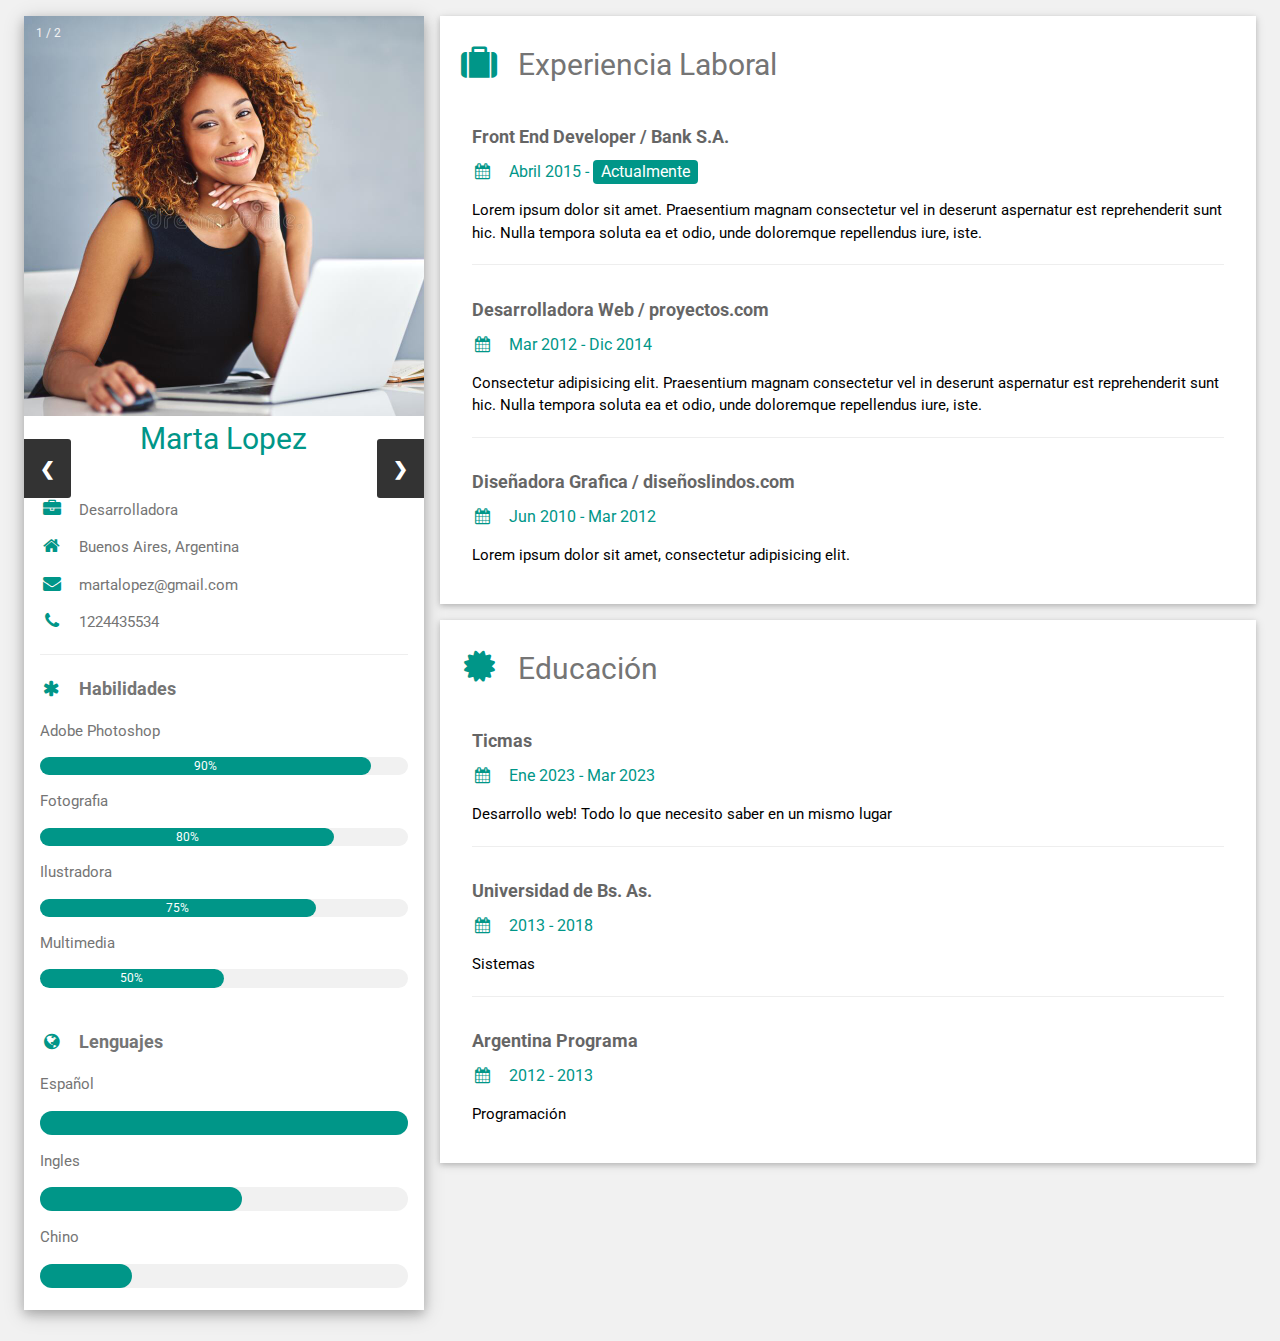
<file: index.html>
<!DOCTYPE html>
<html lang="es">
<head>
  <meta charset="UTF-8">
  <meta http-equiv="X-UA-Compatible" content="IE=edge">
  <meta name="viewport" content="width=device-width, initial-scale=1.0">
  <title>Curriculum Vitae</title>
  <link rel="apple-touch-icon" sizes="180x180" href="apple-touch-icon.png">
  <link rel="icon" type="image/png" sizes="32x32" href="favicon-32x32.png">
  <link rel="icon" type="image/png" sizes="16x16" href="favicon-16x16.png">
  <link rel="manifest" href="site.webmanifest">
  <link rel='stylesheet' href='estiloscv.css'>
  <link rel='stylesheet' href='https://fonts.googleapis.com/css?family=Roboto'>
  <link rel="stylesheet" href="https://cdnjs.cloudflare.com/ajax/libs/font-awesome/4.7.0/css/font-awesome.min.css">
  <meta name="description" content="Información laboral y personal sobre Marta Lopez" />
 <!-- Schema.org markup for Google+ -->
  <meta itemprop="name" content="Curriculum Vitae">
  <meta itemprop="description" content="Información laboral y personal sobre Marta Lopez">
  <meta itemprop="image" content="imagen4.jpg>
 <!-- Twitter Card data -->
  <meta name="twitter:card" content="imagen4.jpg">
  <meta name="twitter:site" content="@MartaLopez">
  <meta name="twitter:title" content="Curriculum Vitae">
  <meta name="twitter:description" content="Información laboral y personal sobre Marta Lopez">
  <meta name="twitter:creator" content="@MartaLopez">
 <!-- Twitter summary card with large image. Al menos estas medidas 280x150px -->
  <meta name="twitter:image:src" content="imagen4.jpg">
 <!-- Open Graph data -->
  <meta property="og:title" content="Curriculum Vitae" />
  <meta property="og:type" content="article" />
  <meta property="og:url" content=" http://www.example.com" />
  <meta property="og:image" content="imagen4.jpg" />
  <meta property="og:description" content="Información laboral y personal sobre Marta Lopez" />
  <meta property="og:site_name" content="Curriculum Vitae" />
  <meta property="article:published_time" content="2023-02-28T05:59:00+01:00" />
  <meta property="article:modified_time" content="2023-02-28T19:08:47+01:00" />
  <meta property="article:section" content="Sección de la web" />
  <meta property="article:tag" content="Article Tag" />
  <meta property="fb:admins" content="Marta Lopez" />
  <style>
    html,body,h1,h2,h3,h4,h5,h6 {font-family: "Roboto", sans-serif}
  </style>
</head>

<body class="dd-light-grey">

  <!-- Contenedor de Pantalla -->
  <div class="dd-content dd-margin-top" style="max-width:1400px;">

    <!-- Recuadro de Pantalla -->
    <div class="dd-row-padding">

      <!-- Columna Izq -->
      <div class="dd-third">

        <div class="dd-white dd-text-grey dd-card-4">
          <div class="dd-display-container">
            <div class="mySlides fade">
              <div class="numbertext">1 / 2</div>
              <img src="imagen4.jpg" style="width:100%">
              <div class="text">Marta Lopez</div>
            </div>
            <div class="slideshow-container"> 
            <div class="mySlides fade">
              <div class="numbertext">2 / 2</div>
              <img src="imagen5.jpg" style="width:100%">
              <div class="text">Marta Lopez</div>
            </div>
            
            <a class="prev" onclick="plusSlides(-1)">❮</a>
            <a class="next" onclick="plusSlides(1)">❯</a>
            
            </div>
            <br>
            
            <div style="text-align:center">
              <span class="dot" onclick="currentSlide(1)"></span> 
              <span class="dot" onclick="currentSlide(2)"></span> 
              <span class="dot" onclick="currentSlide(3)"></span> 
            </div>
            
            <script>
            let slideIndex = 1;
            showSlides(slideIndex);
            
            function plusSlides(n) {
              showSlides(slideIndex += n);
            }
            
            function currentSlide(n) {
              showSlides(slideIndex = n);
            }
            
            function showSlides(n) {
              let i;
              let slides = document.getElementsByClassName("mySlides");
              let dots = document.getElementsByClassName("dot");
              if (n > slides.length) {slideIndex = 1}    
              if (n < 1) {slideIndex = slides.length}
              for (i = 0; i < slides.length; i++) {
                slides[i].style.display = "none";  
              }
              for (i = 0; i < dots.length; i++) {
                dots[i].className = dots[i].className.replace(" active", "");
              }
              slides[slideIndex-1].style.display = "block";  
              dots[slideIndex-1].className += " active";
            }
            </script>
          </div>
          <div class="dd-container">
            <p><i class="fa fa-briefcase fa-fw dd-margin-right dd-large dd-text-teal"></i>Desarrolladora</p>
            <p><i class="fa fa-home fa-fw dd-margin-right dd-large dd-text-teal"></i>Buenos Aires, Argentina</p>
            <p><i class="fa fa-envelope fa-fw dd-margin-right dd-large dd-text-teal"></i>martalopez@gmail.com</p>
            <p><i class="fa fa-phone fa-fw dd-margin-right dd-large dd-text-teal"></i>1224435534</p>
            <hr>

            <p class="dd-large"><b><i class="fa fa-asterisk fa-fw dd-margin-right dd-text-teal"></i>Habilidades</b></p>
            <p>Adobe Photoshop</p>
            <div class="dd-light-grey dd-round-xlarge dd-small">
              <div class="dd-container dd-center dd-round-xlarge dd-teal" style="width:90%">90%</div>
            </div>
            <p>Fotografia</p>
            <div class="dd-light-grey dd-round-xlarge dd-small">
              <div class="dd-container dd-center dd-round-xlarge dd-teal" style="width:80%">
                <div class="dd-center dd-text-white">80%</div>
              </div>
            </div>
            <p>Ilustradora</p>
            <div class="dd-light-grey dd-round-xlarge dd-small">
              <div class="dd-container dd-center dd-round-xlarge dd-teal" style="width:75%">75%</div>
            </div>
            <p>Multimedia</p>
            <div class="dd-light-grey dd-round-xlarge dd-small">
              <div class="dd-container dd-center dd-round-xlarge dd-teal" style="width:50%">50%</div>
            </div>
            <br>

            <p class="dd-large dd-text-theme"><b><i
                  class="fa fa-globe fa-fw dd-margin-right dd-text-teal"></i>Lenguajes</b></p>
            <p>Español</p>
            <div class="dd-light-grey dd-round-xlarge">
              <div class="dd-round-xlarge dd-teal" style="height:24px;width:100%"></div>
            </div>
            <p>Ingles</p>
            <div class="dd-light-grey dd-round-xlarge">
              <div class="dd-round-xlarge dd-teal" style="height:24px;width:55%"></div>
            </div>
            <p>Chino</p>
            <div class="dd-light-grey dd-round-xlarge">
              <div class="dd-round-xlarge dd-teal" style="height:24px;width:25%"></div>
            </div>
            <br>
          </div>
        </div><br>
      </div>

      <!-- Columna Der -->
      <div class="dd-twothird">

        <div class="dd-container dd-card dd-white dd-margin-bottom">
          <h2 class="dd-text-grey dd-padding-16"><i
              class="fa fa-suitcase fa-fw dd-margin-right dd-xxlarge dd-text-teal"></i>Experiencia Laboral</h2>
          <div class="dd-container">
            <h5 class="dd-opacity"><b>Front End Developer / Bank S.A.</b></h5>
            <h6 class="dd-text-teal"><i class="fa fa-calendar fa-fw dd-margin-right"></i>Abril 2015 - <span
                class="dd-tag dd-teal dd-round">Actualmente</span></h6>
            <p>Lorem ipsum dolor sit amet. Praesentium magnam consectetur vel in deserunt aspernatur est reprehenderit
              sunt hic. Nulla tempora soluta ea et odio, unde doloremque repellendus iure, iste.</p>
            <hr>
          </div>
          <div class="dd-container">
            <h5 class="dd-opacity"><b>Desarrolladora Web / proyectos.com</b></h5>
            <h6 class="dd-text-teal"><i class="fa fa-calendar fa-fw dd-margin-right"></i>Mar 2012 - Dic 2014</h6>
            <p>Consectetur adipisicing elit. Praesentium magnam consectetur vel in deserunt aspernatur est reprehenderit
              sunt hic. Nulla tempora soluta ea et odio, unde doloremque repellendus iure, iste.</p>
            <hr>
          </div>
          <div class="dd-container">
            <h5 class="dd-opacity"><b>Diseñadora Grafica / diseñoslindos.com</b></h5>
            <h6 class="dd-text-teal"><i class="fa fa-calendar fa-fw dd-margin-right"></i>Jun 2010 - Mar 2012</h6>
            <p>Lorem ipsum dolor sit amet, consectetur adipisicing elit. </p><br>
          </div>
        </div>

        <div class="dd-container dd-card dd-white">
          <h2 class="dd-text-grey dd-padding-16"><i
              class="fa fa-certificate fa-fw dd-margin-right dd-xxlarge dd-text-teal"></i>Educación</h2>
          <div class="dd-container">
            <h5 class="dd-opacity"><b>Ticmas</b></h5>
            <h6 class="dd-text-teal"><i class="fa fa-calendar fa-fw dd-margin-right"></i>Ene 2023 - Mar 2023</h6>
            <p>Desarrollo web! Todo lo que necesito saber en un mismo lugar</p>
            <hr>
          </div>
          <div class="dd-container">
            <h5 class="dd-opacity"><b>Universidad de Bs. As.</b></h5>
            <h6 class="dd-text-teal"><i class="fa fa-calendar fa-fw dd-margin-right"></i>2013 - 2018</h6>
            <p>Sistemas</p>
            <hr>
          </div>
          <div class="dd-container">
            <h5 class="dd-opacity"><b>Argentina Programa</b></h5>
            <h6 class="dd-text-teal"><i class="fa fa-calendar fa-fw dd-margin-right"></i>2012 - 2013</h6>
            <p>Programación</p><br>
          </div>
        </div>   
      </div>    
    </div>  
  </div>
  
</body>

</html>
</file>
<file: estiloscv.css>
html{box-sizing:border-box}*,*:before,*:after{box-sizing:inherit}
html,body{font-family:Verdana,sans-serif;font-size:15px;line-height:1.5}
html{overflow-x:hidden}
h1{font-size:36px}
h2{font-size:30px}
h3{font-size:24px}
h4{font-size:20px}
h5{font-size:18px}
h6{font-size:16px}
.dd-serif{font-family:serif}
.dd-sans-serif{font-family:sans-serif}
.dd-cursive{font-family:cursive}
.dd-monospace{font-family:monospace}
h1,h2,h3,h4,h5,h6{font-family:"Segoe UI",Arial,sans-serif;font-weight:400;margin:10px 0}
.dd-wide{letter-spacing:4px}
hr{border:0;border-top:1px solid #eee;margin:20px 0}
.dd-image{max-width:100%;height:auto}img{vertical-align:middle}a{color:inherit}
.dd-table,.dd-table-all{border-collapse:collapse;border-spacing:0;width:100%;display:table}
.dd-table-all{border:1px solid #ccc}
.dd-bordered tr,.dd-table-all tr{border-bottom:1px solid #ddd}
.dd-striped tbody tr:nth-child(even){background-color:#f1f1f1}
.dd-table-all tr:nth-child(odd){background-color:#fff}
.dd-table-all tr:nth-child(even){background-color:#f1f1f1}
.dd-hoverable tbody tr:hover,.dd-ul.dd-hoverable li:hover{background-color:#ccc}
.dd-centered tr th,.dd-centered tr td{text-align:center}
.dd-table td,.dd-table th,.dd-table-all td,.dd-table-all th{padding:8px 8px;display:table-cell;text-align:left;vertical-align:top}
.dd-table th:first-child,.dd-table td:first-child,.dd-table-all th:first-child,.dd-table-all td:first-child{padding-left:16px}
.dd-btn,.dd-button{border:none;display:inline-block;padding:8px 16px;vertical-align:middle;overflow:hidden;text-decoration:none;color:inherit;background-color:inherit;text-align:center;cursor:pointer;white-space:nowrap}
.dd-btn:hover{box-shadow:0 8px 16px 0 rgba(0,0,0,0.2),0 6px 20px 0 rgba(0,0,0,0.19)}
.dd-btn,.dd-button{-webkit-touch-callout:none;-webkit-user-select:none;-khtml-user-select:none;-moz-user-select:none;-ms-user-select:none;user-select:none}   
.dd-disabled,.dd-btn:disabled,.dd-button:disabled{cursor:not-allowed;opacity:0.3}
.dd-disabled *,:disabled *{pointer-events:none}
.dd-btn.dd-disabled:hover,.dd-btn:disabled:hover{box-shadow:none}
.dd-badge,.dd-tag{background-color:#000;color:#fff;display:inline-block;padding-left:8px;padding-right:8px;text-align:center}
.dd-badge{border-radius:50%}
.dd-ul{list-style-type:none;padding:0;margin:0}
.dd-ul li{padding:8px 16px;border-bottom:1px solid #ddd}
.dd-ul li:last-child{border-bottom:none}
.dd-tooltip,.dd-display-container{position:relative}
.dd-tooltip .dd-text{display:none}
.dd-tooltip:hover .dd-text{display:inline-block}
.dd-ripple:active{opacity:0.5}
.dd-ripple{transition:opacity 0s}
.dd-input{padding:8px;display:block;border:none;border-bottom:1px solid #ccc;width:100%}
.dd-select{padding:9px 0;width:100%;border:none;border-bottom:1px solid #ccc}
.dd-dropdown-click,.dd-dropdown-hover{position:relative;display:inline-block;cursor:pointer}
.dd-dropdown-hover:hover .dd-dropdown-content{display:block}
.dd-dropdown-hover:first-child,.dd-dropdown-click:hover{background-color:#ccc;color:#000}
.dd-dropdown-hover:hover > .dd-button:first-child,.dd-dropdown-click:hover > .dd-button:first-child{background-color:#ccc;color:#000}
.dd-dropdown-content{cursor:auto;color:#000;background-color:#fff;display:none;position:absolute;min-width:160px;margin:0;padding:0;z-index:1}
.dd-check,.dd-radio{width:24px;height:24px;position:relative;top:6px}
.dd-sidebar{height:100%;width:200px;background-color:#fff;position:fixed!important;z-index:1;overflow:auto}
.dd-bar-block .dd-dropdown-hover,.dd-bar-block .dd-dropdown-click{width:100%}
.dd-bar-block .dd-dropdown-hover .dd-dropdown-content,.dd-bar-block .dd-dropdown-click .dd-dropdown-content{min-width:100%}
.dd-bar-block .dd-dropdown-hover .dd-button,.dd-bar-block .dd-dropdown-click .dd-button{width:100%;text-align:left;padding:8px 16px}
.dd-main,#main{transition:margin-left .4s}
.dd-modal{z-index:3;display:none;padding-top:100px;position:fixed;left:0;top:0;width:100%;height:100%;overflow:auto;background-color:rgb(0,0,0);background-color:rgba(0,0,0,0.4)}
.dd-modal-content{margin:auto;background-color:#fff;position:relative;padding:0;outline:0;width:600px}
.dd-bar{width:100%;overflow:hidden}.dd-center .dd-bar{display:inline-block;width:auto}
.dd-bar .dd-bar-item{padding:8px 16px;float:left;width:auto;border:none;display:block;outline:0}
.dd-bar .dd-dropdown-hover,.dd-bar .dd-dropdown-click{position:static;float:left}
.dd-bar .dd-button{white-space:normal}
.dd-bar-block .dd-bar-item{width:100%;display:block;padding:8px 16px;text-align:left;border:none;white-space:normal;float:none;outline:0}
.dd-bar-block.dd-center .dd-bar-item{text-align:center}
.dd-block{display:block;width:100%}
.dd-responsive{display:block;overflow-x:auto}
.dd-container:after,.dd-container:before,.dd-panel:after,.dd-panel:before,.dd-row:after,.dd-row:before,.dd-row-padding:after,.dd-row-padding:before,
.dd-cell-row:before,.dd-cell-row:after,.dd-clear:after,.dd-clear:before,.dd-bar:before,.dd-bar:after{content:"";display:table;clear:both}
.dd-col,.dd-half,.dd-third,.dd-twothird,.dd-threequarter,.dd-quarter{float:left;width:100%}
.dd-col.s1{width:8.33333%}.dd-col.s2{width:16.66666%}.dd-col.s3{width:24.99999%}.dd-col.s4{width:33.33333%}
.dd-col.s5{width:41.66666%}.dd-col.s6{width:49.99999%}.dd-col.s7{width:58.33333%}.dd-col.s8{width:66.66666%}
.dd-col.s9{width:74.99999%}.dd-col.s10{width:83.33333%}.dd-col.s11{width:91.66666%}.dd-col.s12{width:99.99999%}
@media (min-width:601px){.dd-col.m1{width:8.33333%}.dd-col.m2{width:16.66666%}.dd-col.m3,.dd-quarter{width:24.99999%}.dd-col.m4,.dd-third{width:33.33333%}
.dd-col.m5{width:41.66666%}.dd-col.m6,.dd-half{width:49.99999%}.dd-col.m7{width:58.33333%}.dd-col.m8,.dd-twothird{width:66.66666%}
.dd-col.m9,.dd-threequarter{width:74.99999%}.dd-col.m10{width:83.33333%}.dd-col.m11{width:91.66666%}.dd-col.m12{width:99.99999%}}
@media (min-width:993px){.dd-col.l1{width:8.33333%}.dd-col.l2{width:16.66666%}.dd-col.l3{width:24.99999%}.dd-col.l4{width:33.33333%}
.dd-col.l5{width:41.66666%}.dd-col.l6{width:49.99999%}.dd-col.l7{width:58.33333%}.dd-col.l8{width:66.66666%}
.dd-col.l9{width:74.99999%}.dd-col.l10{width:83.33333%}.dd-col.l11{width:91.66666%}.dd-col.l12{width:99.99999%}}
.dd-rest{overflow:hidden}
.dd-stretch{margin-left:-16px;margin-right:-16px}
.dd-content,.dd-auto{margin-left:auto;margin-right:auto}
.dd-content{max-width:980px}
.dd-auto{max-width:1140px}
.dd-cell-row{display:table;width:100%}
.dd-cell{display:table-cell}
.dd-cell-top{vertical-align:top}
.dd-cell-middle{vertical-align:middle}
.dd-cell-bottom{vertical-align:bottom}
.dd-hide{display:none!important}
.dd-show-block,.dd-show{display:block!important}
.dd-show-inline-block{display:inline-block!important}
@media (max-width:1205px){.dd-auto{max-width:95%}}
@media (max-width:600px){.dd-modal-content{margin:0 10px;width:auto!important}.dd-modal{padding-top:30px}
.dd-dropdown-hover.dd-mobile .dd-dropdown-content,.dd-dropdown-click.dd-mobile .dd-dropdown-content{position:relative}	
.dd-hide-small{display:none!important}.dd-mobile{display:block;width:100%!important}.dd-bar-item.dd-mobile,.dd-dropdown-hover.dd-mobile,.dd-dropdown-click.dd-mobile{text-align:center}
.dd-dropdown-hover.dd-mobile,.dd-dropdown-hover.dd-mobile .dd-btn,.dd-dropdown-hover.dd-mobile .dd-button,.dd-dropdown-click.dd-mobile,.dd-dropdown-click.dd-mobile .dd-btn,.dd-dropdown-click.dd-mobile .dd-button{width:100%}}
@media (max-width:768px){.dd-modal-content{width:500px}.dd-modal{padding-top:50px}}
@media (min-width:993px){.dd-modal-content{width:900px}.dd-hide-large{display:none!important}.dd-sidebar.dd-collapse{display:block!important}}
@media (max-width:992px) and (min-width:601px){.dd-hide-medium{display:none!important}}
@media (max-width:992px){.dd-sidebar.dd-collapse{display:none}.dd-main{margin-left:0!important;margin-right:0!important}.dd-auto{max-width:100%}}
.dd-top,.dd-bottom{position:fixed;width:100%;z-index:1}.dd-top{top:0}.dd-bottom{bottom:0}
.dd-overlay{position:fixed;display:none;width:100%;height:100%;top:0;left:0;right:0;bottom:0;background-color:rgba(0,0,0,0.5);z-index:2}
.dd-display-topleft{position:absolute;left:0;top:0}.dd-display-topright{position:absolute;right:0;top:0}
.dd-display-bottomleft{position:absolute;left:0;bottom:0}.dd-display-bottomright{position:absolute;right:0;bottom:0}
.dd-display-middle{position:absolute;top:50%;left:50%;transform:translate(-50%,-50%);-ms-transform:translate(-50%,-50%)}
.dd-display-left{position:absolute;top:50%;left:0%;transform:translate(0%,-50%);-ms-transform:translate(-0%,-50%)}
.dd-display-right{position:absolute;top:50%;right:0%;transform:translate(0%,-50%);-ms-transform:translate(0%,-50%)}
.dd-display-topmiddle{position:absolute;left:50%;top:0;transform:translate(-50%,0%);-ms-transform:translate(-50%,0%)}
.dd-display-bottommiddle{position:absolute;left:50%;bottom:0;transform:translate(-50%,0%);-ms-transform:translate(-50%,0%)}
.dd-display-container:hover .dd-display-hover{display:block}.dd-display-container:hover span.dd-display-hover{display:inline-block}.dd-display-hover{display:none}
.dd-display-position{position:absolute}
.dd-circle{border-radius:50%}
.dd-round-small{border-radius:2px}.dd-round,.dd-round-medium{border-radius:4px}.dd-round-large{border-radius:8px}.dd-round-xlarge{border-radius:16px}.dd-round-xxlarge{border-radius:32px}
.dd-row-padding,.dd-row-padding>.dd-half,.dd-row-padding>.dd-third,.dd-row-padding>.dd-twothird,.dd-row-padding>.dd-threequarter,.dd-row-padding>.dd-quarter,.dd-row-padding>.dd-col{padding:0 8px}
.dd-container,.dd-panel{padding:0.01em 16px}.dd-panel{margin-top:16px;margin-bottom:16px}
.dd-code,.dd-codespan{font-family:Consolas,"courier new";font-size:16px}
.dd-code{width:auto;background-color:#fff;padding:8px 12px;border-left:4px solid #4CAF50;word-wrap:break-word}
.dd-codespan{color:crimson;background-color:#f1f1f1;padding-left:4px;padding-right:4px;font-size:110%}
.dd-card,.dd-card-2{box-shadow:0 2px 5px 0 rgba(0,0,0,0.16),0 2px 10px 0 rgba(0,0,0,0.12)}
.dd-card-4,.dd-hover-shadow:hover{box-shadow:0 4px 10px 0 rgba(0,0,0,0.2),0 4px 20px 0 rgba(0,0,0,0.19)}
.dd-spin{animation:dd-spin 2s infinite linear}@keyframes dd-spin{0%{transform:rotate(0deg)}100%{transform:rotate(359deg)}}
.dd-animate-fading{animation:fading 10s infinite}@keyframes fading{0%{opacity:0}50%{opacity:1}100%{opacity:0}}
.dd-animate-opacity{animation:opac 0.8s}@keyframes opac{from{opacity:0} to{opacity:1}}
.dd-animate-top{position:relative;animation:animatetop 0.4s}@keyframes animatetop{from{top:-300px;opacity:0} to{top:0;opacity:1}}
.dd-animate-left{position:relative;animation:animateleft 0.4s}@keyframes animateleft{from{left:-300px;opacity:0} to{left:0;opacity:1}}
.dd-animate-right{position:relative;animation:animateright 0.4s}@keyframes animateright{from{right:-300px;opacity:0} to{right:0;opacity:1}}
.dd-animate-bottom{position:relative;animation:animatebottom 0.4s}@keyframes animatebottom{from{bottom:-300px;opacity:0} to{bottom:0;opacity:1}}
.dd-animate-zoom {animation:animatezoom 0.6s}@keyframes animatezoom{from{transform:scale(0)} to{transform:scale(1)}}
.dd-animate-input{transition:width 0.4s ease-in-out}.dd-animate-input:focus{width:100%!important}
.dd-opacity,.dd-hover-opacity:hover{opacity:0.60}.dd-opacity-off,.dd-hover-opacity-off:hover{opacity:1}
.dd-opacity-max{opacity:0.25}.dd-opacity-min{opacity:0.75}
.dd-greyscale-max,.dd-grayscale-max,.dd-hover-greyscale:hover,.dd-hover-grayscale:hover{filter:grayscale(100%)}
.dd-greyscale,.dd-grayscale{filter:grayscale(75%)}.dd-greyscale-min,.dd-grayscale-min{filter:grayscale(50%)}
.dd-sepia{filter:sepia(75%)}.dd-sepia-max,.dd-hover-sepia:hover{filter:sepia(100%)}.dd-sepia-min{filter:sepia(50%)}
.dd-tiny{font-size:10px!important}.dd-small{font-size:12px!important}.dd-medium{font-size:15px!important}.dd-large{font-size:18px!important}
.dd-xlarge{font-size:24px!important}.dd-xxlarge{font-size:36px!important}.dd-xxxlarge{font-size:48px!important}.dd-jumbo{font-size:64px!important}
.dd-left-align{text-align:left!important}.dd-right-align{text-align:right!important}.dd-justify{text-align:justify!important}.dd-center{text-align:center!important}
.dd-border-0{border:0!important}.dd-border{border:1px solid #ccc!important}
.dd-border-top{border-top:1px solid #ccc!important}.dd-border-bottom{border-bottom:1px solid #ccc!important}
.dd-border-left{border-left:1px solid #ccc!important}.dd-border-right{border-right:1px solid #ccc!important}
.dd-topbar{border-top:6px solid #ccc!important}.dd-bottombar{border-bottom:6px solid #ccc!important}
.dd-leftbar{border-left:6px solid #ccc!important}.dd-rightbar{border-right:6px solid #ccc!important}
.dd-section,.dd-code{margin-top:16px!important;margin-bottom:16px!important}
.dd-margin{margin:16px!important}.dd-margin-top{margin-top:16px!important}.dd-margin-bottom{margin-bottom:16px!important}
.dd-margin-left{margin-left:16px!important}.dd-margin-right{margin-right:16px!important}
.dd-padding-small{padding:4px 8px!important}.dd-padding{padding:8px 16px!important}.dd-padding-large{padding:12px 24px!important}
.dd-padding-16{padding-top:16px!important;padding-bottom:16px!important}.dd-padding-24{padding-top:24px!important;padding-bottom:24px!important}
.dd-padding-32{padding-top:32px!important;padding-bottom:32px!important}.dd-padding-48{padding-top:48px!important;padding-bottom:48px!important}
.dd-padding-64{padding-top:64px!important;padding-bottom:64px!important}
.dd-padding-top-64{padding-top:64px!important}.dd-padding-top-48{padding-top:48px!important}
.dd-padding-top-32{padding-top:32px!important}.dd-padding-top-24{padding-top:24px!important}
.dd-left{float:left!important}.dd-right{float:right!important}
.dd-button:hover{color:#000!important;background-color:#ccc!important}
.dd-transparent,.dd-hover-none:hover{background-color:transparent!important}
.dd-hover-none:hover{box-shadow:none!important}
* {box-sizing:border-box}
.slideshow-container {
  max-width: 100%;
  position: relative;
  margin: auto;
}
.text {
    color: #009688;
    font-size: 30px;
    padding: 0px 0px;
    position: static;
    bottom: 0px;
    width: 100%;
    text-align: center;
  }
.mySlides {
  display: none;
}
.prev, .next {
  cursor: pointer;
  position: absolute;
  top: auto;
  width: auto;
  margin-top: -22px;
  padding: 16px;
  color: white;
  font-weight: bold;
  font-size: 18px;
  transition: 0.6s ease;
  border-radius: 0 3px 3px 0;
  user-select: none;
}
.next {
  right: 0;
  border-radius: 3px 0 0 3px;
}

.prev, .next {
  background-color: rgba(0,0,0,0.8);
}
.numbertext {
  color: #f2f2f2;
  font-size: 12px;
  padding: 8px 12px;
  position: absolute;
  top: 0;
}
/* Colores */
.dd-amber,.dd-hover-amber:hover{color:#000!important;background-color:#ffc107!important}
.dd-aqua,.dd-hover-aqua:hover{color:#000!important;background-color:#00ffff!important}
.dd-blue,.dd-hover-blue:hover{color:#fff!important;background-color:#2196F3!important}
.dd-light-blue,.dd-hover-light-blue:hover{color:#000!important;background-color:#87CEEB!important}
.dd-brown,.dd-hover-brown:hover{color:#fff!important;background-color:#795548!important}
.dd-cyan,.dd-hover-cyan:hover{color:#000!important;background-color:#00bcd4!important}
.dd-blue-grey,.dd-hover-blue-grey:hover,.dd-blue-gray,.dd-hover-blue-gray:hover{color:#fff!important;background-color:#607d8b!important}
.dd-green,.dd-hover-green:hover{color:#fff!important;background-color:#4CAF50!important}
.dd-light-green,.dd-hover-light-green:hover{color:#000!important;background-color:#8bc34a!important}
.dd-indigo,.dd-hover-indigo:hover{color:#fff!important;background-color:#3f51b5!important}
.dd-khaki,.dd-hover-khaki:hover{color:#000!important;background-color:#f0e68c!important}
.dd-lime,.dd-hover-lime:hover{color:#000!important;background-color:#cddc39!important}
.dd-orange,.dd-hover-orange:hover{color:#000!important;background-color:#ff9800!important}
.dd-deep-orange,.dd-hover-deep-orange:hover{color:#fff!important;background-color:#ff5722!important}
.dd-pink,.dd-hover-pink:hover{color:#fff!important;background-color:#e91e63!important}
.dd-purple,.dd-hover-purple:hover{color:#fff!important;background-color:#9c27b0!important}
.dd-deep-purple,.dd-hover-deep-purple:hover{color:#fff!important;background-color:#673ab7!important}
.dd-red,.dd-hover-red:hover{color:#fff!important;background-color:#f44336!important}
.dd-sand,.dd-hover-sand:hover{color:#000!important;background-color:#fdf5e6!important}
.dd-teal,.dd-hover-teal:hover{color:#fff!important;background-color:#009688!important}
.dd-yellow,.dd-hover-yellow:hover{color:#000!important;background-color:#ffeb3b!important}
.dd-white,.dd-hover-white:hover{color:#000!important;background-color:#fff!important}
.dd-black,.dd-hover-black:hover{color:#fff!important;background-color:#000!important}
.dd-grey,.dd-hover-grey:hover,.dd-gray,.dd-hover-gray:hover{color:#000!important;background-color:#9e9e9e!important}
.dd-light-grey,.dd-hover-light-grey:hover,.dd-light-gray,.dd-hover-light-gray:hover{color:#000!important;background-color:#f1f1f1!important}
.dd-dark-grey,.dd-hover-dark-grey:hover,.dd-dark-gray,.dd-hover-dark-gray:hover{color:#fff!important;background-color:#616161!important}
.dd-pale-red,.dd-hover-pale-red:hover{color:#000!important;background-color:#ffdddd!important}
.dd-pale-green,.dd-hover-pale-green:hover{color:#000!important;background-color:#ddffdd!important}
.dd-pale-yellow,.dd-hover-pale-yellow:hover{color:#000!important;background-color:#ffffcc!important}
.dd-pale-blue,.dd-hover-pale-blue:hover{color:#000!important;background-color:#ddffff!important}
.dd-text-amber,.dd-hover-text-amber:hover{color:#ffc107!important}
.dd-text-aqua,.dd-hover-text-aqua:hover{color:#00ffff!important}
.dd-text-blue,.dd-hover-text-blue:hover{color:#2196F3!important}
.dd-text-light-blue,.dd-hover-text-light-blue:hover{color:#87CEEB!important}
.dd-text-brown,.dd-hover-text-brown:hover{color:#795548!important}
.dd-text-cyan,.dd-hover-text-cyan:hover{color:#00bcd4!important}
.dd-text-blue-grey,.dd-hover-text-blue-grey:hover,.dd-text-blue-gray,.dd-hover-text-blue-gray:hover{color:#607d8b!important}
.dd-text-green,.dd-hover-text-green:hover{color:#4CAF50!important}
.dd-text-light-green,.dd-hover-text-light-green:hover{color:#8bc34a!important}
.dd-text-indigo,.dd-hover-text-indigo:hover{color:#3f51b5!important}
.dd-text-khaki,.dd-hover-text-khaki:hover{color:#b4aa50!important}
.dd-text-lime,.dd-hover-text-lime:hover{color:#cddc39!important}
.dd-text-orange,.dd-hover-text-orange:hover{color:#ff9800!important}
.dd-text-deep-orange,.dd-hover-text-deep-orange:hover{color:#ff5722!important}
.dd-text-pink,.dd-hover-text-pink:hover{color:#e91e63!important}
.dd-text-purple,.dd-hover-text-purple:hover{color:#9c27b0!important}
.dd-text-deep-purple,.dd-hover-text-deep-purple:hover{color:#673ab7!important}
.dd-text-red,.dd-hover-text-red:hover{color:#f44336!important}
.dd-text-sand,.dd-hover-text-sand:hover{color:#fdf5e6!important}
.dd-text-teal,.dd-hover-text-teal:hover{color:#009688!important}
.dd-text-yellow,.dd-hover-text-yellow:hover{color:#d2be0e!important}
.dd-text-white,.dd-hover-text-white:hover{color:#fff!important}
.dd-text-black,.dd-hover-text-black:hover{color:#000!important}
.dd-text-grey,.dd-hover-text-grey:hover,.dd-text-gray,.dd-hover-text-gray:hover{color:#757575!important}
.dd-text-light-grey,.dd-hover-text-light-grey:hover,.dd-text-light-gray,.dd-hover-text-light-gray:hover{color:#f1f1f1!important}
.dd-text-dark-grey,.dd-hover-text-dark-grey:hover,.dd-text-dark-gray,.dd-hover-text-dark-gray:hover{color:#3a3a3a!important}
.dd-border-amber,.dd-hover-border-amber:hover{border-color:#ffc107!important}
.dd-border-aqua,.dd-hover-border-aqua:hover{border-color:#00ffff!important}
.dd-border-blue,.dd-hover-border-blue:hover{border-color:#2196F3!important}
.dd-border-light-blue,.dd-hover-border-light-blue:hover{border-color:#87CEEB!important}
.dd-border-brown,.dd-hover-border-brown:hover{border-color:#795548!important}
.dd-border-cyan,.dd-hover-border-cyan:hover{border-color:#00bcd4!important}
.dd-border-blue-grey,.dd-hover-border-blue-grey:hover,.dd-border-blue-gray,.dd-hover-border-blue-gray:hover{border-color:#607d8b!important}
.dd-border-green,.dd-hover-border-green:hover{border-color:#4CAF50!important}
.dd-border-light-green,.dd-hover-border-light-green:hover{border-color:#8bc34a!important}
.dd-border-indigo,.dd-hover-border-indigo:hover{border-color:#3f51b5!important}
.dd-border-khaki,.dd-hover-border-khaki:hover{border-color:#f0e68c!important}
.dd-border-lime,.dd-hover-border-lime:hover{border-color:#cddc39!important}
.dd-border-orange,.dd-hover-border-orange:hover{border-color:#ff9800!important}
.dd-border-deep-orange,.dd-hover-border-deep-orange:hover{border-color:#ff5722!important}
.dd-border-pink,.dd-hover-border-pink:hover{border-color:#e91e63!important}
.dd-border-purple,.dd-hover-border-purple:hover{border-color:#9c27b0!important}
.dd-border-deep-purple,.dd-hover-border-deep-purple:hover{border-color:#673ab7!important}
.dd-border-red,.dd-hover-border-red:hover{border-color:#f44336!important}
.dd-border-sand,.dd-hover-border-sand:hover{border-color:#fdf5e6!important}
.dd-border-teal,.dd-hover-border-teal:hover{border-color:#009688!important}
.dd-border-yellow,.dd-hover-border-yellow:hover{border-color:#ffeb3b!important}
.dd-border-white,.dd-hover-border-white:hover{border-color:#fff!important}
.dd-border-black,.dd-hover-border-black:hover{border-color:#000!important}
.dd-border-grey,.dd-hover-border-grey:hover,.dd-border-gray,.dd-hover-border-gray:hover{border-color:#9e9e9e!important}
.dd-border-light-grey,.dd-hover-border-light-grey:hover,.dd-border-light-gray,.dd-hover-border-light-gray:hover{border-color:#f1f1f1!important}
.dd-border-dark-grey,.dd-hover-border-dark-grey:hover,.dd-border-dark-gray,.dd-hover-border-dark-gray:hover{border-color:#616161!important}
.dd-border-pale-red,.dd-hover-border-pale-red:hover{border-color:#ffe7e7!important}.dd-border-pale-green,.dd-hover-border-pale-green:hover{border-color:#e7ffe7!important}
.dd-border-pale-yellow,.dd-hover-border-pale-yellow:hover{border-color:#ffffcc!important}.dd-border-pale-blue,.dd-hover-border-pale-blue:hover{border-color:#e7ffff!important}
</file>
